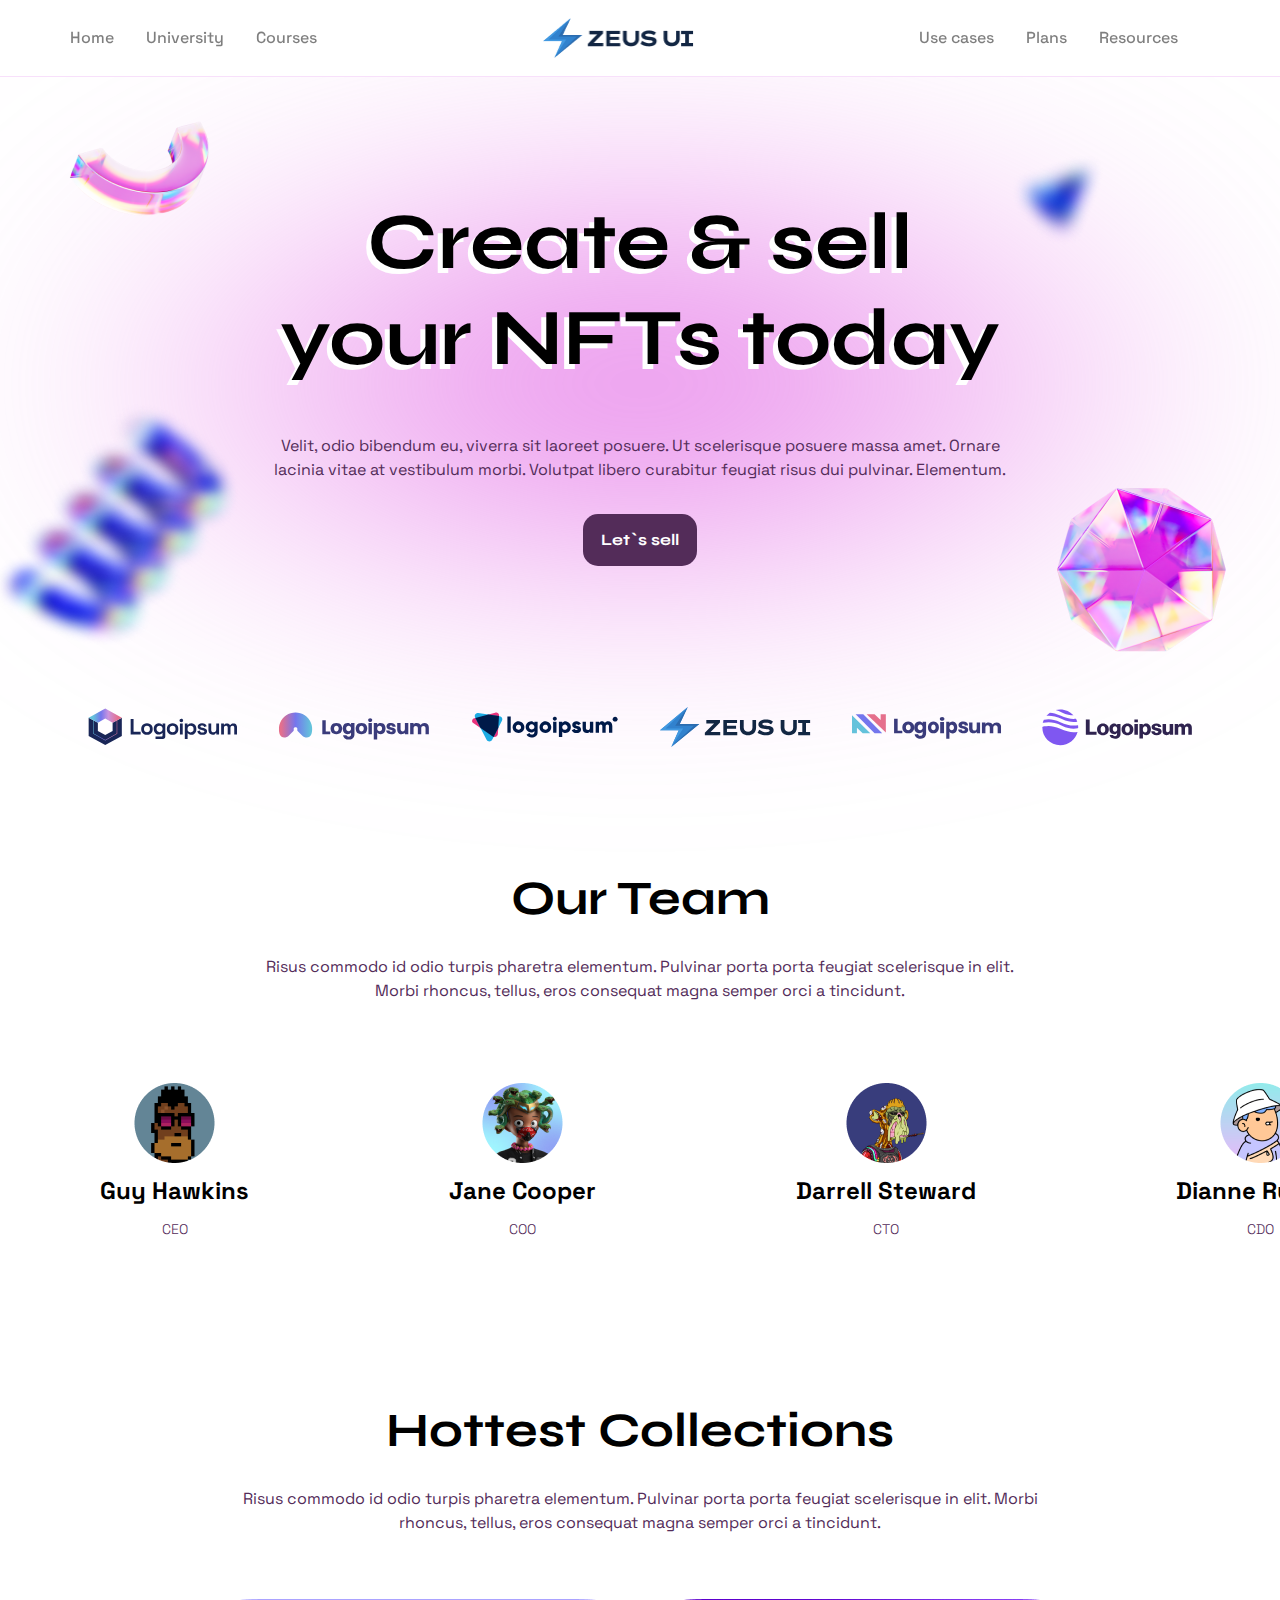
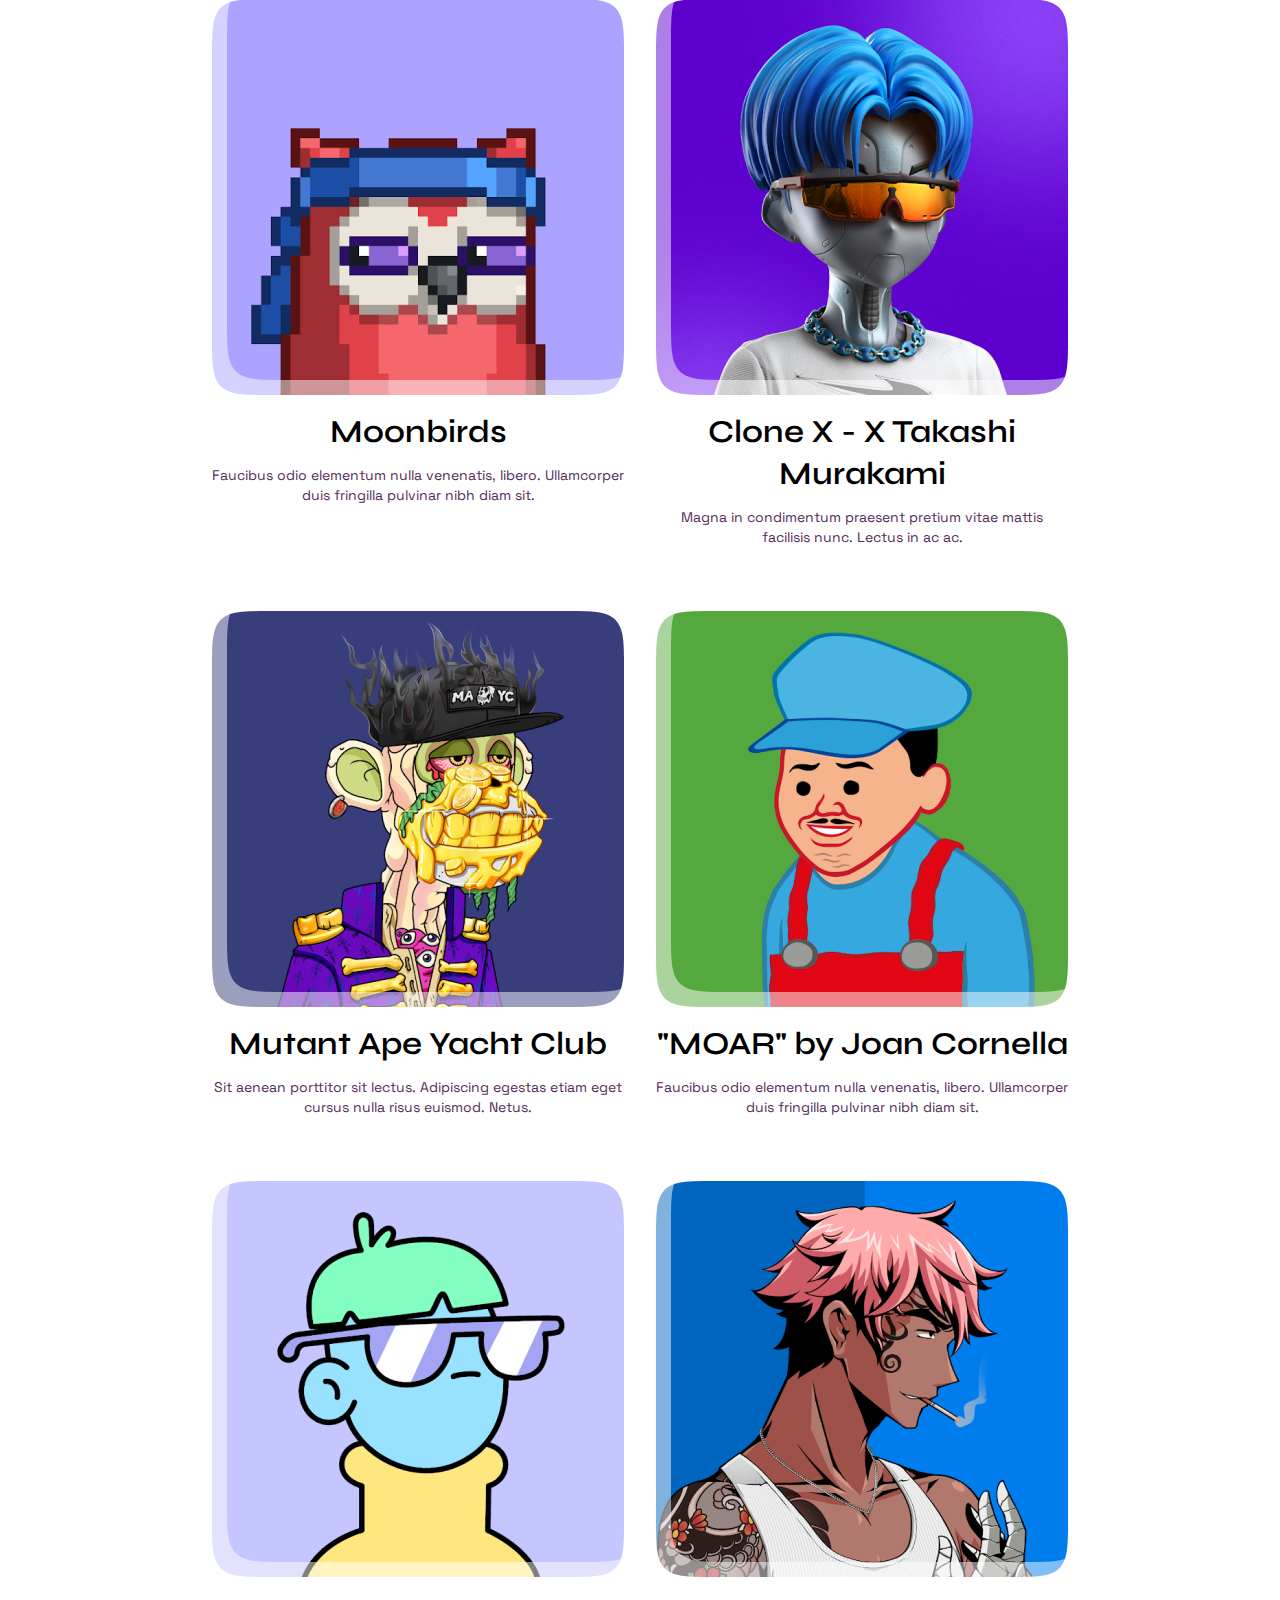
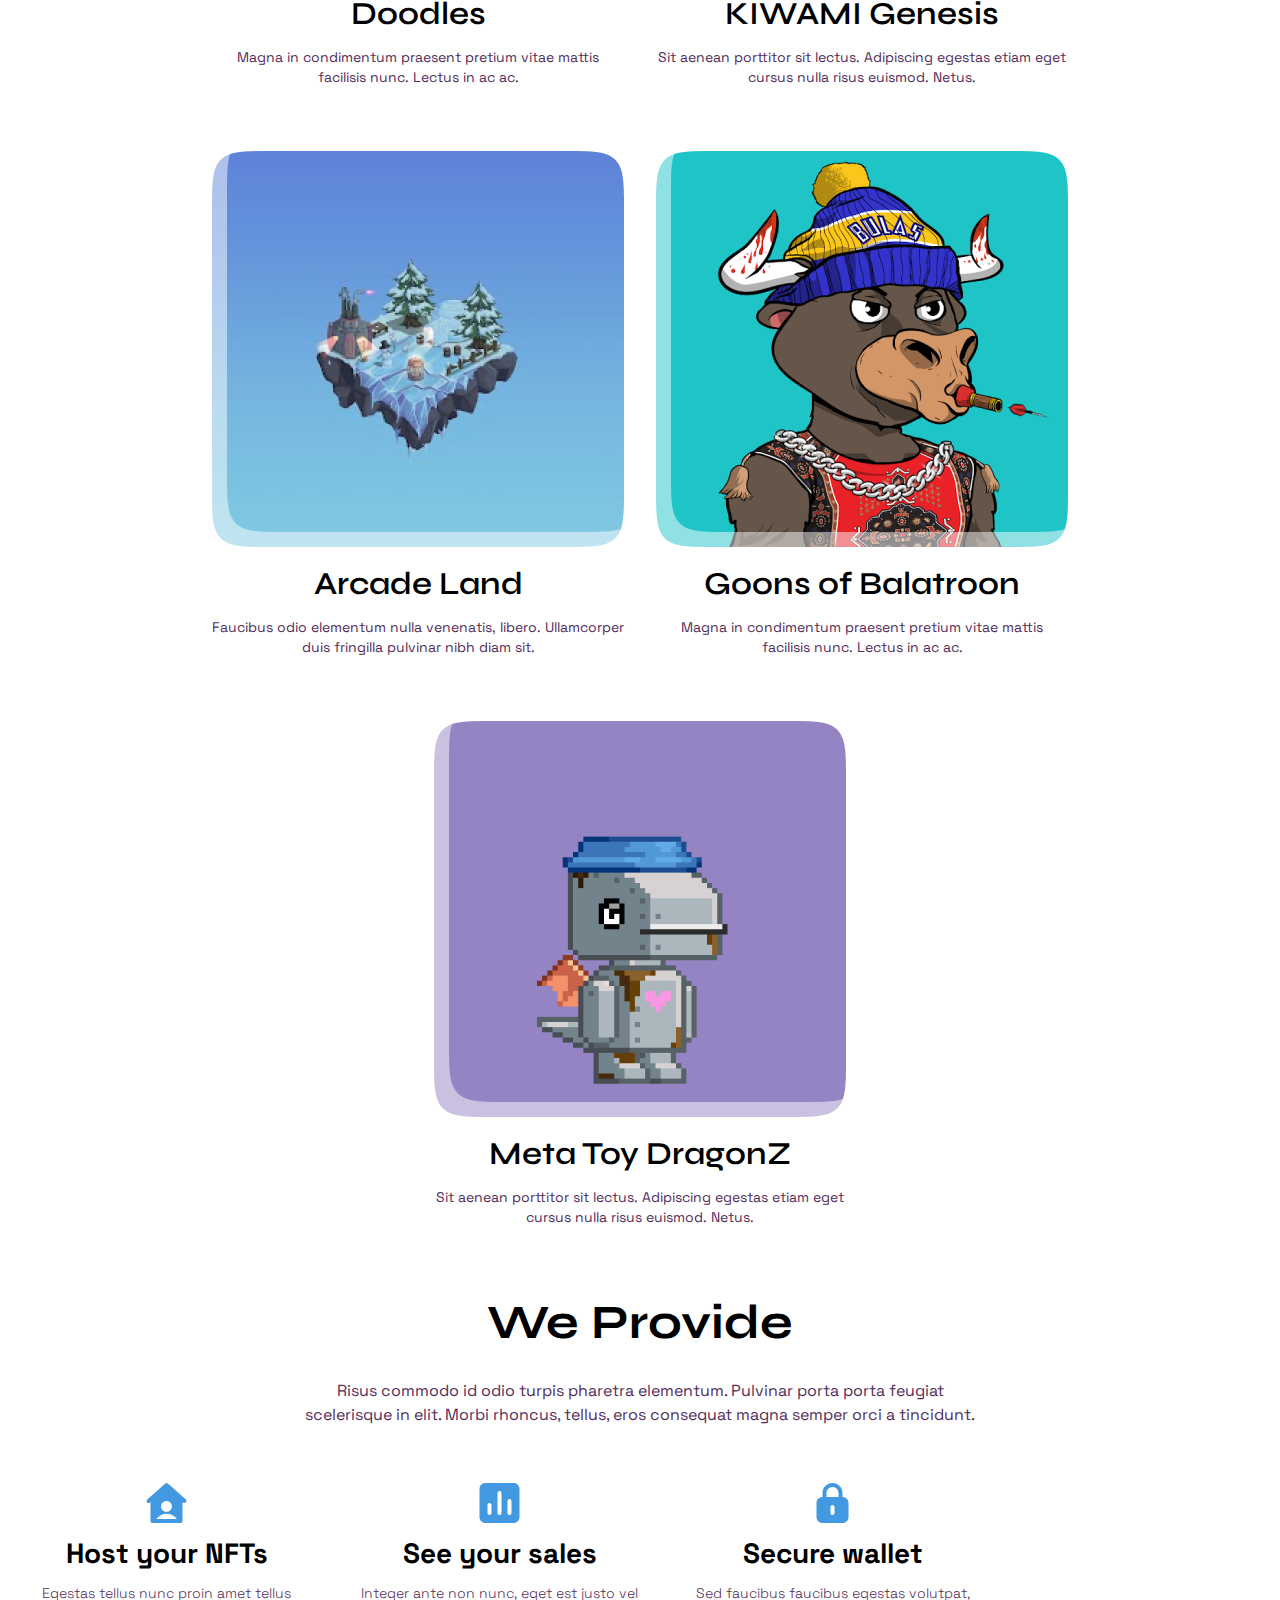
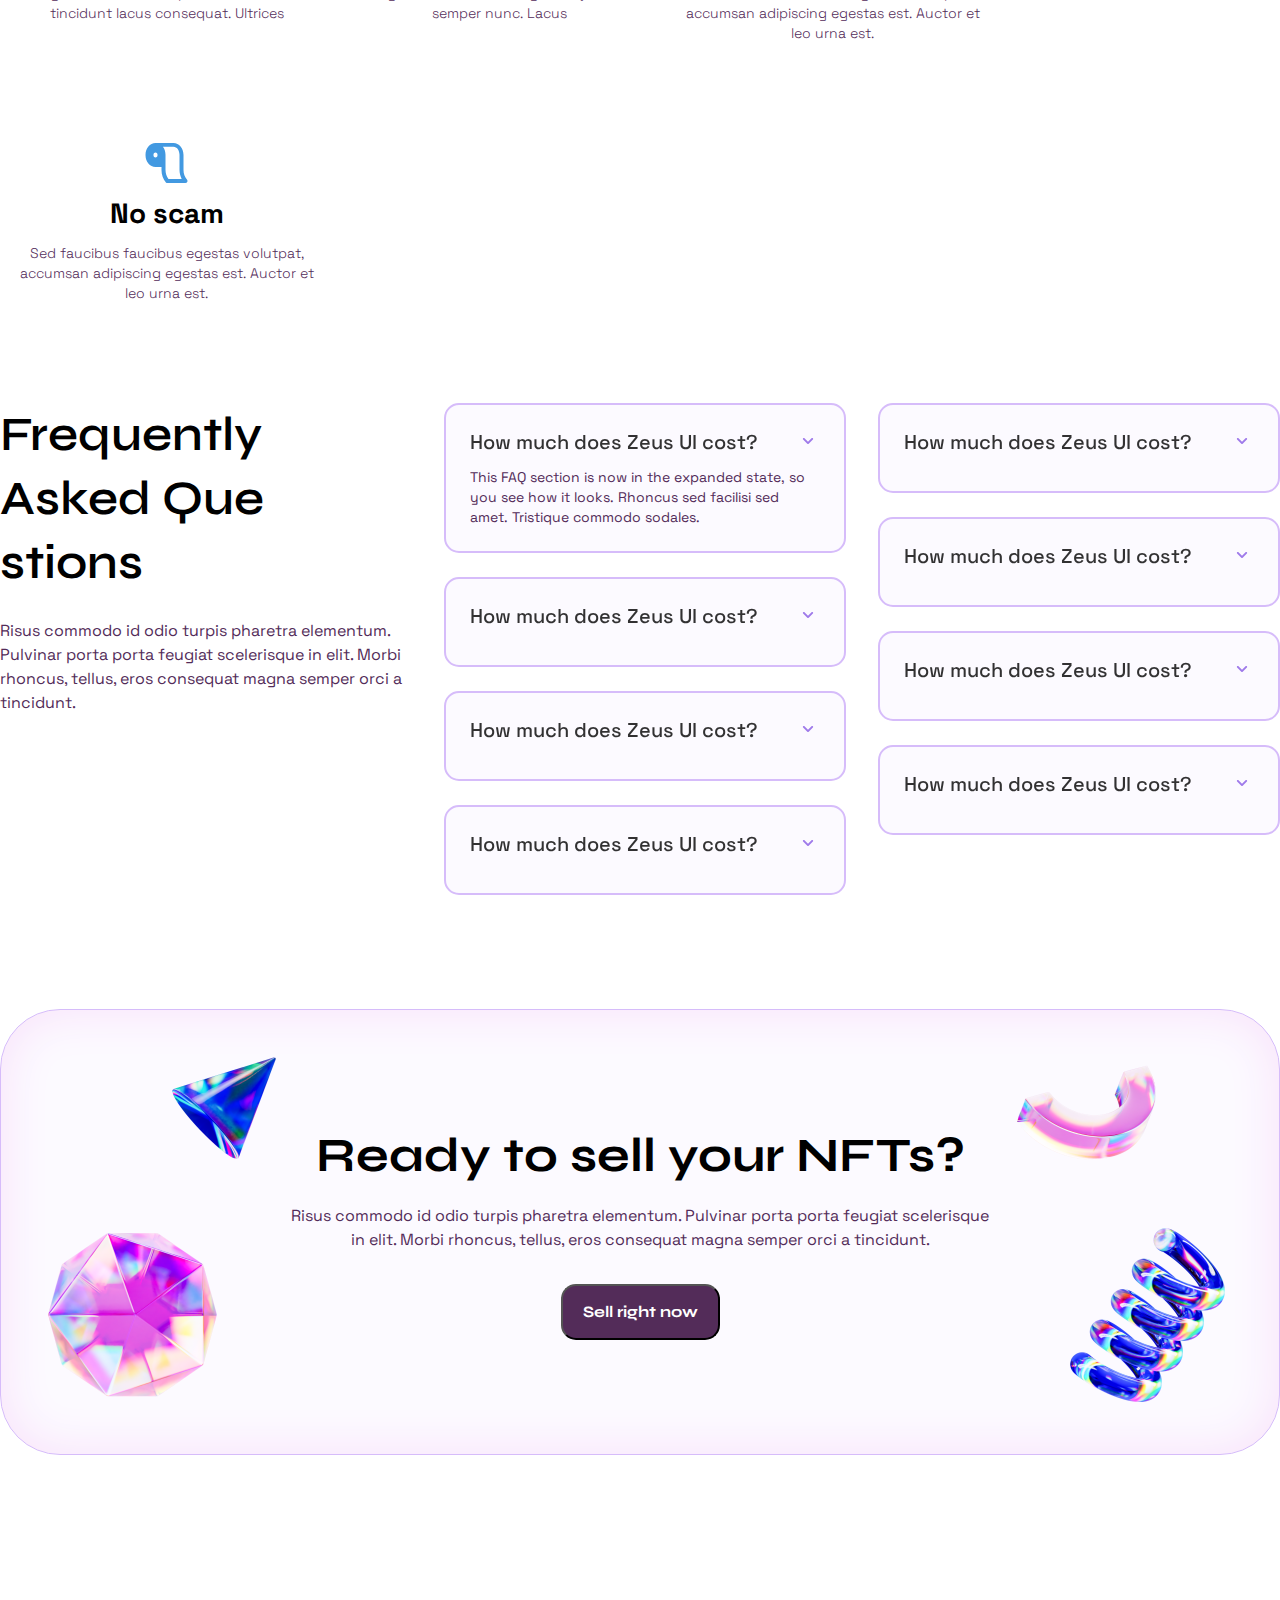
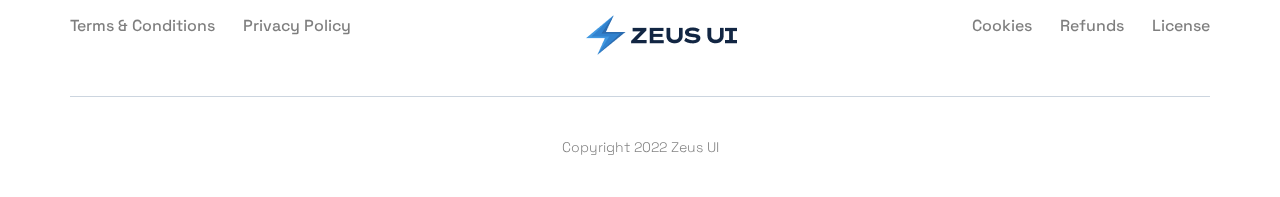
<file: index.html>
<!DOCTYPE html>
<html lang="en">

<head>

    <link rel="preconnect" href="https://fonts.googleapis.com">
    <link rel="preconnect" href="https://fonts.gstatic.com" crossorigin>
    <link href="https://fonts.googleapis.com/css2?family=Syne:wght@400;500;600;700;800&display=swap" rel="stylesheet">

    <link rel="preconnect" href="https://fonts.googleapis.com">
    <link rel="preconnect" href="https://fonts.gstatic.com" crossorigin>
    <link href="https://fonts.googleapis.com/css2?family=Space+Grotesk:wght@300;400;500;600;700&display=swap"
        rel="stylesheet">
    <meta charset="UTF-8">
    <meta http-equiv="X-UA-Compatible" content="IE=edge">
    <meta name="viewport" content="width=device-width, initial-scale=1.0">
    <title>Create & sell NFT</title>
    <link rel="stylesheet" href="style.css">
</head>

<body>
    <header>
        <div class="wrapper">
            <div class="menu__wrapper">
                <a href="#">Home</a>
                <a href="#">University</a>
                <a href="#">Courses</a>
            </div>
            <img src="img/Logo.png">
            <div class="menu__wrapper">
                <a href="#">Use cases</a>
                <a href="#">Plans</a>
                <a href="#">Resources</a>
            </div>
        </div>
    </header>

    <!-- section__sellNFt start -->

    <section class="section__sellNFt">
        <div class="sellNFt__bg"></div>
        <img class="sellNFt__img1" src="./img/section__sellNFt/1.png">
        <img class="sellNFt__img2" src="./img/section__sellNFt/2.png">
        <img class="sellNFt__img3" src="./img/section__sellNFt/3.png">
        <img class="sellNFt__img4" src="./img/section__sellNFt/4.png">
        <h1>Create & sell<br> your NFTs today</h1>
        <p>Velit, odio bibendum eu, viverra sit laoreet posuere. Ut scelerisque posuere massa amet. Ornare<br> lacinia
            vitae at vestibulum morbi. Volutpat libero curabitur feugiat risus dui pulvinar. Elementum.</p>
        <button>Let`s sell</button>
    </section>
    <!-- section__sellNFt end -->

      <!-- section__partners start -->
  <section class='section__partners'>
    <img src="/img/section__partners/1.svg" alt="">
    <img src="/img/section__partners/2.svg" alt="">
    <img src="/img/section__partners/3.svg" alt="">
    <img src="/img/section__partners/4.svg" alt="">
    <img src="/img/section__partners/5.svg" alt="">
    <img src="/img/section__partners/6.svg" alt="">
</section>
<!-- section__partners end -->

<!-- section__team start -->
<section class="section__team">
    <div class="nft__h2">Our Team</div>
    <div class="nft__h3">Risus commodo id odio turpis pharetra elementum. Pulvinar porta porta feugiat scelerisque
        in elit.<br> Morbi rhoncus, tellus, eros consequat magna semper orci a tincidunt. </div>

    <div class="wrapper">
        <div class="team__wrapper">
            <img src="./img/section__team/1.png">
            <p>Guy Hawkins</p>
            <span>CEO</span>
        </div>

        <div class="team__wrapper">
            <img src="./img/section__team/2.png">
            <p>Jane Cooper</p>
            <span>COO</span>
        </div>

        <div class="team__wrapper">
            <img src="./img/section__team/3.png">
            <p>Darrell Steward</p>
            <span>CTO</span>
        </div>

        <div class="team__wrapper">
            <img src="./img/section__team/4.png">
            <p>Dianne Russell</p>
            <span>CDO</span>
        </div>
    </div>
</section>
<!-- section__team end -->

<!-- section__collections start -->

<section class="section__collections">
    <div class="nft__h2">Hottest Collections</div>
    <div class="nft__h3">Risus commodo id odio turpis pharetra elementum. Pulvinar porta porta feugiat scelerisque
        in elit. Morbi<br> rhoncus, tellus, eros consequat magna semper orci a tincidunt. </div>

    <div class="wrapper">
        <div class="collection__wrapper">
            <img src="./img/section__collections/1.png" alt="">
            <p>Moonbirds</p>
            <span>Faucibus odio elementum nulla venenatis, libero. Ullamcorper duis fringilla pulvinar nibh diam
                sit.</span>
        </div>

        <div class="collection__wrapper">
            <img src="./img/section__collections/2.png" alt="">
            <p>Clone X - X Takashi Murakami
            </p>
            <span>Magna in condimentum praesent pretium vitae mattis facilisis nunc. Lectus in ac ac.</span>
        </div>

        <div class="collection__wrapper">
            <img src="./img/section__collections/3.png" alt="">
            <p>Mutant Ape Yacht Club</p>
            <span>Sit aenean porttitor sit lectus. Adipiscing egestas etiam eget cursus nulla risus euismod.
                Netus.</span>
        </div>

        <div class="collection__wrapper">
            <img src="./img/section__collections/4.png" alt="">
            <p>"MOAR" by Joan Cornella</p>
            <span>Faucibus odio elementum nulla venenatis, libero. Ullamcorper duis fringilla pulvinar nibh diam
                sit.</span>
        </div>

        <div class="collection__wrapper">
            <img src="./img/section__collections/5.png" alt="">
            <p>Doodles</p>
            <span>Magna in condimentum praesent pretium vitae mattis facilisis nunc. Lectus in ac ac.</span>
        </div>

        <div class="collection__wrapper">
            <img src="./img/section__collections/6.png" alt="">
            <p>KIWAMI Genesis</p>
            <span>Sit aenean porttitor sit lectus. Adipiscing egestas etiam eget cursus nulla risus euismod.
                Netus.</span>
        </div>

        <div class="collection__wrapper">
            <img src="./img/section__collections/7.png" alt="">
            <p>Arcade Land</p>
            <span>Faucibus odio elementum nulla venenatis, libero. Ullamcorper duis fringilla pulvinar nibh diam
                sit.</span>
        </div>

        <div class="collection__wrapper">
            <img src="./img/section__collections/8.png" alt="">
            <p>Goons of Balatroon</p>
            <span>Magna in condimentum praesent pretium vitae mattis facilisis nunc. Lectus in ac ac.</span>
        </div>

        <div class="collection__wrapper">
            <img src="./img/section__collections/9.png" alt="">
            <p>Meta Toy DragonZ</p>
            <span>Sit aenean porttitor sit lectus. Adipiscing egestas etiam eget cursus nulla risus euismod.
                Netus.</span>
        </div>
    </div>
</section>
<!-- section__collections end -->


<!-- section__provide start -->
<section class="section__provide">
    <div class="nft__h2">We Provide</div>
    <div class="nft__h3">Risus commodo id odio turpis pharetra elementum. Pulvinar porta porta feugiat<br>
        scelerisque in elit. Morbi rhoncus, tellus, eros consequat magna semper orci a tincidunt. </div>

    <div class="wrapper">
        <div class="provide__wrapper">
            <img src="img/section__provide/1.svg" alt="">
            <p>Host your NFTs</p>
            <span>Egestas tellus nunc proin amet tellus tincidunt lacus consequat. Ultrices </span>
        </div>

        <div class="provide__wrapper">
            <img src="img/section__provide/2.svg" alt="">
            <p>See your sales</p>
            <span>Integer ante non nunc, eget est justo vel semper nunc. Lacus </span>
        </div>

        <div class="provide__wrapper">
            <img src="img/section__provide/3.svg" alt="">
            <p>Secure wallet</p>
            <span>Sed faucibus faucibus egestas volutpat, accumsan adipiscing egestas est. Auctor et leo urna
                est.</span>
        </div>

        <div class="provide__wrapper">
            <img src="img/section__provide/4.svg" alt="">
            <p>No scam</p>
            <span>Sed faucibus faucibus egestas volutpat, accumsan adipiscing egestas est. Auctor et leo urna
                est.</span>
        </div>
    </div>
</section>

<!-- section__provide end -->

<!-- 
section__qanda start -->
<section class="section__qanda">

    <div class="text__wrapper">
        <h2>Frequently Asked Que stions</h2>
        <h3>Risus commodo id odio turpis pharetra elementum. Pulvinar porta porta feugiat scelerisque in elit. Morbi
            rhoncus, tellus, eros consequat magna semper orci a tincidunt. </h3>
    </div>
    <div class="wrapper1">
        <div class="qa__wrapper">
            <p>How much does Zeus UI cost?</p>
            <svg style="transition: 0.3s" id="btn" width="24" height="24" viewBox="0 0 24 24" fill="none"
                xmlns="http://www.w3.org/2000/svg">
                <path
                    d="M16.9 9.1999C16.5 8.7999 15.9 8.7999 15.5 9.1999L12 12.6999L8.49999 9.1999C8.09999 8.7999 7.49999 8.7999 7.09999 9.1999C6.69999 9.5999 6.69999 10.1999 7.09999 10.5999L11.3 14.7999C11.5 14.9999 11.7 15.0999 12 15.0999C12.3 15.0999 12.5 14.9999 12.7 14.7999L16.9 10.5999C17.3 10.1999 17.3 9.5999 16.9 9.1999Z"
                    fill="#9F7AEA" />
            </svg>
            <span class="span" style="max-height: 60px">This FAQ section is now in the expanded state, so you see
                how
                it
                looks. Rhoncus sed facilisi sed amet. Tristique commodo sodales.</span>
        </div>

        <div class="qa__wrapper">
            <p>How much does Zeus UI cost?</p>
            <svg style="transition: 0.3s" id="btn" width="24" height="24" viewBox="0 0 24 24" fill="none"
                xmlns="http://www.w3.org/2000/svg">
                <path
                    d="M16.9 9.1999C16.5 8.7999 15.9 8.7999 15.5 9.1999L12 12.6999L8.49999 9.1999C8.09999 8.7999 7.49999 8.7999 7.09999 9.1999C6.69999 9.5999 6.69999 10.1999 7.09999 10.5999L11.3 14.7999C11.5 14.9999 11.7 15.0999 12 15.0999C12.3 15.0999 12.5 14.9999 12.7 14.7999L16.9 10.5999C17.3 10.1999 17.3 9.5999 16.9 9.1999Z"
                    fill="#9F7AEA" />
            </svg>
            <span class="span" style="max-height: 0">This FAQ section is now in the expanded state, so you see how
                it
                looks. Rhoncus sed facilisi sed amet. Tristique commodo sodales.</span>
        </div>

        <div class="qa__wrapper">
            <p>How much does Zeus UI cost?</p>
            <svg style="transition: 0.3s" id="btn" width="24" height="24" viewBox="0 0 24 24" fill="none"
                xmlns="http://www.w3.org/2000/svg">
                <path
                    d="M16.9 9.1999C16.5 8.7999 15.9 8.7999 15.5 9.1999L12 12.6999L8.49999 9.1999C8.09999 8.7999 7.49999 8.7999 7.09999 9.1999C6.69999 9.5999 6.69999 10.1999 7.09999 10.5999L11.3 14.7999C11.5 14.9999 11.7 15.0999 12 15.0999C12.3 15.0999 12.5 14.9999 12.7 14.7999L16.9 10.5999C17.3 10.1999 17.3 9.5999 16.9 9.1999Z"
                    fill="#9F7AEA" />
            </svg>
            <span class="span" style="max-height: 0">This FAQ section is now in the expanded state, so you see how
                it
                looks. Rhoncus sed facilisi sed amet. Tristique commodo sodales.</span>
        </div>

        <div class="qa__wrapper">
            <p>How much does Zeus UI cost?</p>
            <svg style="transition: 0.3s" id="btn" width="24" height="24" viewBox="0 0 24 24" fill="none"
                xmlns="http://www.w3.org/2000/svg">
                <path
                    d="M16.9 9.1999C16.5 8.7999 15.9 8.7999 15.5 9.1999L12 12.6999L8.49999 9.1999C8.09999 8.7999 7.49999 8.7999 7.09999 9.1999C6.69999 9.5999 6.69999 10.1999 7.09999 10.5999L11.3 14.7999C11.5 14.9999 11.7 15.0999 12 15.0999C12.3 15.0999 12.5 14.9999 12.7 14.7999L16.9 10.5999C17.3 10.1999 17.3 9.5999 16.9 9.1999Z"
                    fill="#9F7AEA" />
            </svg>
            <span class="span" style="max-height: 0">This FAQ section is now in the expanded state, so you see how
                it
                looks. Rhoncus sed facilisi sed amet. Tristique commodo sodales.</span>
        </div>
    </div>

    <div class="wrapper2">

        <div class="qa__wrapper">
            <p>How much does Zeus UI cost?</p>
            <svg style="transition: 0.3s" id="btn" width="24" height="24" viewBox="0 0 24 24" fill="none"
                xmlns="http://www.w3.org/2000/svg">
                <path
                    d="M16.9 9.1999C16.5 8.7999 15.9 8.7999 15.5 9.1999L12 12.6999L8.49999 9.1999C8.09999 8.7999 7.49999 8.7999 7.09999 9.1999C6.69999 9.5999 6.69999 10.1999 7.09999 10.5999L11.3 14.7999C11.5 14.9999 11.7 15.0999 12 15.0999C12.3 15.0999 12.5 14.9999 12.7 14.7999L16.9 10.5999C17.3 10.1999 17.3 9.5999 16.9 9.1999Z"
                    fill="#9F7AEA" />
            </svg>
            <span class="span" style="max-height: 0">This FAQ section is now in the expanded state, so you see how
                it
                looks. Rhoncus sed facilisi sed amet. Tristique commodo sodales.</span>
        </div>

        <div class="qa__wrapper">
            <p>How much does Zeus UI cost?</p>
            <svg style="transition: 0.3s" id="btn" width="24" height="24" viewBox="0 0 24 24" fill="none"
                xmlns="http://www.w3.org/2000/svg">
                <path
                    d="M16.9 9.1999C16.5 8.7999 15.9 8.7999 15.5 9.1999L12 12.6999L8.49999 9.1999C8.09999 8.7999 7.49999 8.7999 7.09999 9.1999C6.69999 9.5999 6.69999 10.1999 7.09999 10.5999L11.3 14.7999C11.5 14.9999 11.7 15.0999 12 15.0999C12.3 15.0999 12.5 14.9999 12.7 14.7999L16.9 10.5999C17.3 10.1999 17.3 9.5999 16.9 9.1999Z"
                    fill="#9F7AEA" />
            </svg>
            <span class="span" style="max-height: 0">This FAQ section is now in the expanded state, so you see how
                it
                looks. Rhoncus sed facilisi sed amet. Tristique commodo sodales.</span>
        </div>

        <div class="qa__wrapper">
            <p>How much does Zeus UI cost?</p>
            <svg style="transition: 0.3s" id="btn" width="24" height="24" viewBox="0 0 24 24" fill="none"
                xmlns="http://www.w3.org/2000/svg">
                <path
                    d="M16.9 9.1999C16.5 8.7999 15.9 8.7999 15.5 9.1999L12 12.6999L8.49999 9.1999C8.09999 8.7999 7.49999 8.7999 7.09999 9.1999C6.69999 9.5999 6.69999 10.1999 7.09999 10.5999L11.3 14.7999C11.5 14.9999 11.7 15.0999 12 15.0999C12.3 15.0999 12.5 14.9999 12.7 14.7999L16.9 10.5999C17.3 10.1999 17.3 9.5999 16.9 9.1999Z"
                    fill="#9F7AEA" />
            </svg>
            <span class="span" style="max-height: 0">This FAQ section is now in the expanded state, so you see how
                it
                looks. Rhoncus sed facilisi sed amet. Tristique commodo sodales.</span>
        </div>

        <div class="qa__wrapper">
            <p>How much does Zeus UI cost?</p>
            <svg style="transition: 0.3s" id="btn" width="24" height="24" viewBox="0 0 24 24" fill="none"
                xmlns="http://www.w3.org/2000/svg">
                <path
                    d="M16.9 9.1999C16.5 8.7999 15.9 8.7999 15.5 9.1999L12 12.6999L8.49999 9.1999C8.09999 8.7999 7.49999 8.7999 7.09999 9.1999C6.69999 9.5999 6.69999 10.1999 7.09999 10.5999L11.3 14.7999C11.5 14.9999 11.7 15.0999 12 15.0999C12.3 15.0999 12.5 14.9999 12.7 14.7999L16.9 10.5999C17.3 10.1999 17.3 9.5999 16.9 9.1999Z"
                    fill="#9F7AEA" />
            </svg>
            <span class="span" style="max-height: 0">This FAQ section is now in the expanded state, so you see how
                it
                looks. Rhoncus sed facilisi sed amet. Tristique commodo sodales.</span>
        </div>
    </div>
</section>

<script>
    let qa__wrapper = document.querySelectorAll('.qa__wrapper')

    qa__wrapper.forEach(el => {
        el.addEventListener('click', () => {

            let span = el.childNodes[5]
            let btn = el.childNodes[3]
            let qa__wrapper = el
            console.log(el.childNodes)

            if (span.style.maxHeight === `0px`) {
                span.style.maxHeight = span.scrollHeight + 'px';
                qa__wrapper.style.background = '#fff'
                btn.style.transform = 'rotate(180deg)'
            } else {
                span.style.maxHeight = 0
                qa__wrapper.style.background = '#FCFAFF'
                btn.style.transform = 'rotate(0deg)'
            }
        })
    })
</script>

<!-- section__qanda end -->


<!-- section__ready start  -->
<section class="section__ready">
    <div class="ready__wrapper">
        <img src="./img/section__ready/left.png" alt="">
        <img src="./img/section__ready/right.png" alt="">
        <h2>Ready to sell your NFTs?</h2>
        <h3>Risus commodo id odio turpis pharetra elementum. Pulvinar porta porta feugiat scelerisque<br> in elit.
            Morbi rhoncus, tellus, eros consequat magna semper orci a tincidunt. </h3>
        <button>Sell right now</button>
    </div>
</section>
<!-- section__ready end -->

<!-- footer start -->
<footer>
    <div class="top">
        <div class="a__wrapper">
            <a href="#">Terms & Conditions</a>
            <a href="# ">Privacy Policy </a>
        </div>
        <img src="./img/Logo.png" alt="">
        <div class="a__wrapper">
            <a href="#">Cookies</a>
            <a href="#">Refunds</a>
            <a href="#">License </a>
        </div>
    </div>
    <div class="bottom">
        Copyright 2022 Zeus UI
    </div>
</footer>
<!-- footer end -->

  
</body>

</html>
</file>
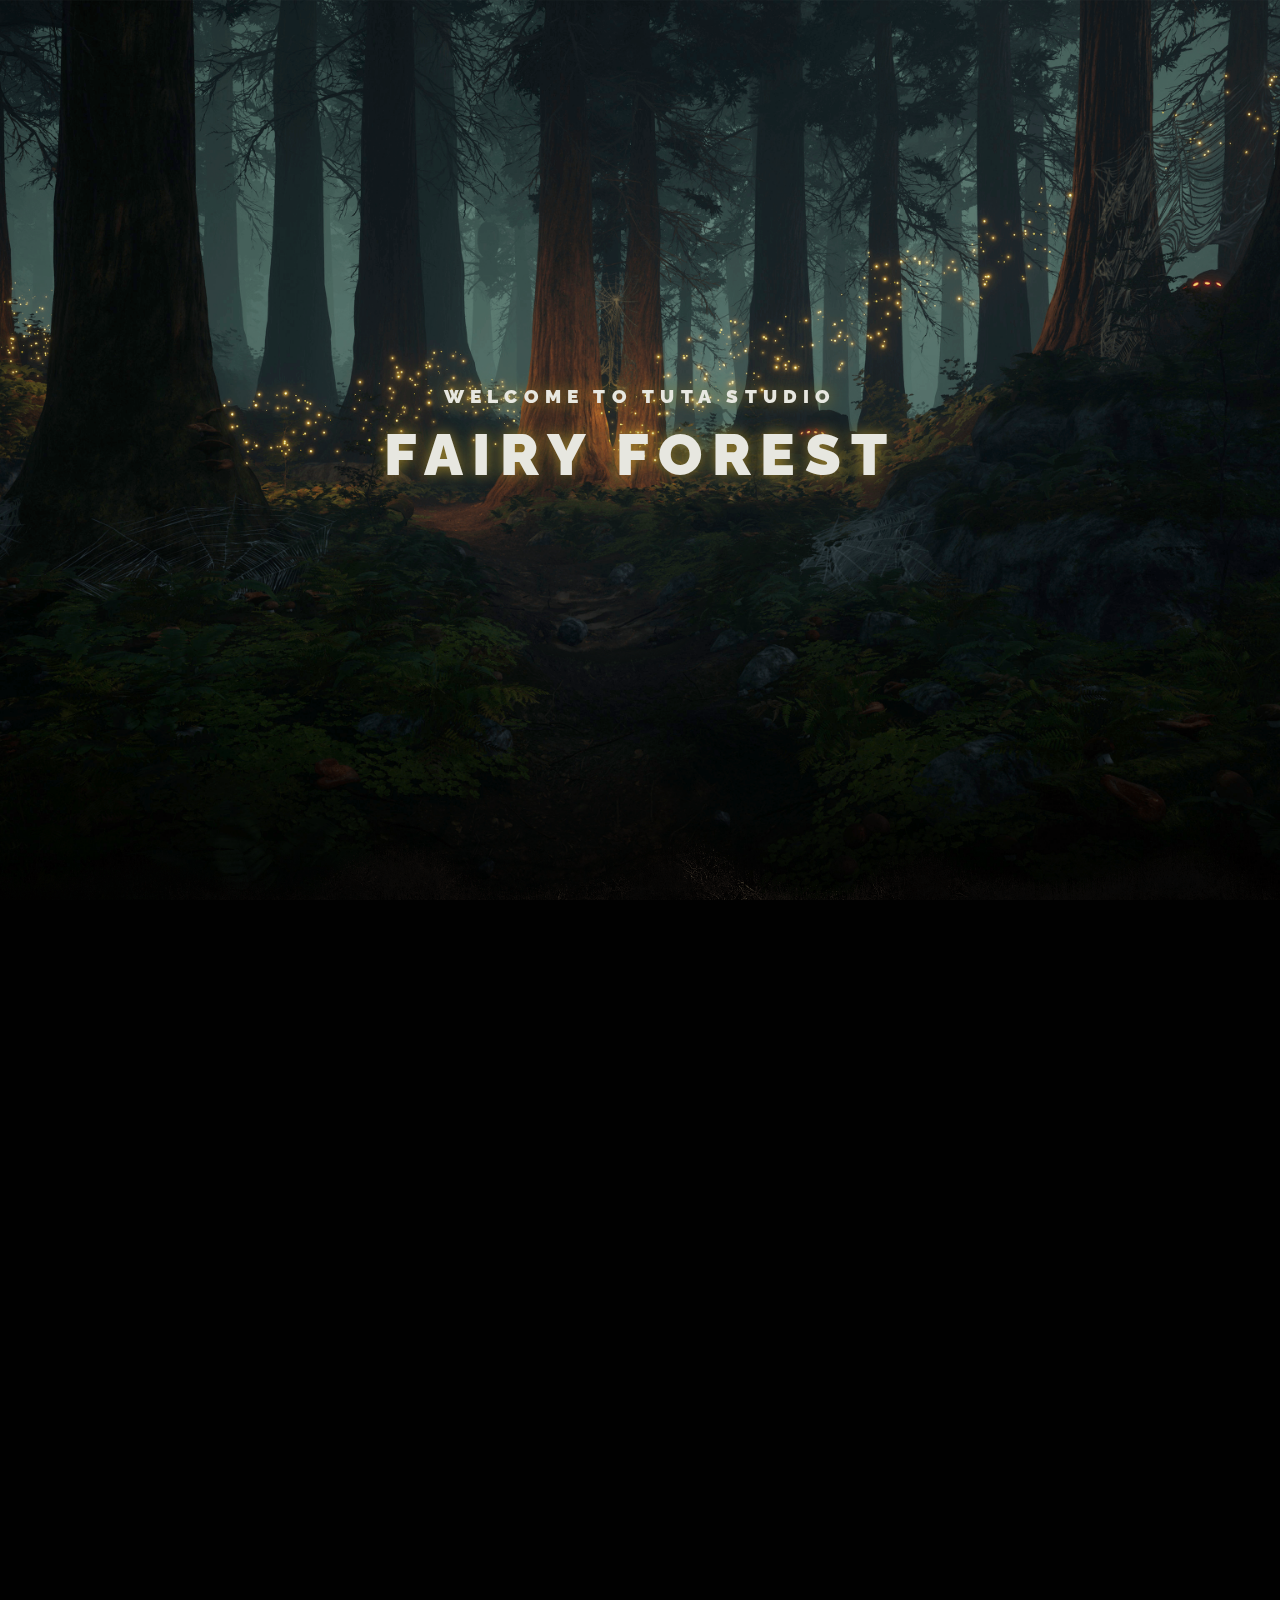
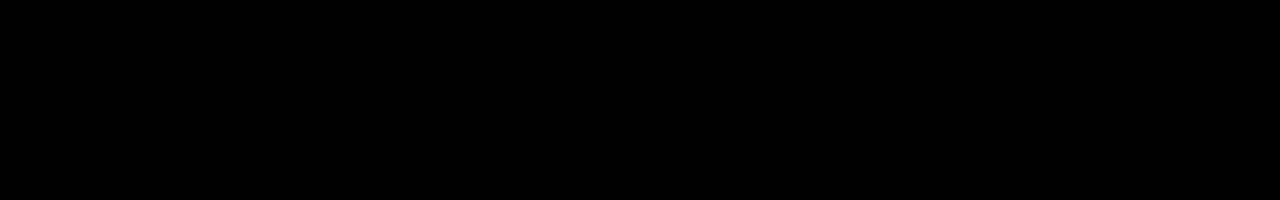
<file: анимация скролла/ready-html/index.html>
<!DOCTYPE html>
<html lang="en">
<head>

	<meta charset="UTF-8">
	<meta http-equiv="X-UA-Compatible" content="IE=edge">
	<meta name="viewport" content="width=device-width, initial-scale=1.0">

	<title>Document</title>

	<link rel="stylesheet" href="css/main.css">

	<script src="libs/gsap/gsap.min.js" defer></script>
	<script src="libs/gsap/ScrollTrigger.min.js" defer></script>
	<script src="libs/gsap/ScrollSmoother.min.js" defer></script>

	<script src="js/app.js" defer></script>

</head>
<body>

	<div class="wrapper">
		<div class="content">

			<header class="main-header">
				<div class="layers">
					<div class="layer__header">
						<div class="layers__caption">Welcome to Tuta studio</div>
						<div class="layers__title">Fairy Forest</div>
					</div>
					<div class="layer layers__base" style="background-image: url(img/layer-base.png);"></div>
					<div class="layer layers__middle" style="background-image: url(img/layer-middle.png);"></div>
					<div class="layer layers__front" style="background-image: url(img/layer-front.png);"></div>
				</div>
			</header>
		
			<article class="main-article" style="background-image: url(img/dungeon.jpg);">
				<div class="main-article__content">
					<h2 class="main-article__header">To be continued</h2>
					<p class="main-article__paragraph">Lorem ipsum dolor sit, amet consectetur adipisicing elit. Omnis error provident dignissimos facere. Repellendus tempore autem qui! Quia magnam tempora esse id necessitatibus corrupti mollitia expedita sapiente cum rerum, ut dicta laboriosam!</p>
				</div>
				<div class="copy">Vova Tuta</div>
			</article>

		</div>
	</div>

</body>
</html>
</file>
<file: style.css>
body {
    margin: 0px;
    font-family: 'Space Grotesk', sans-serif;
}

*, *::after, *::before {
    box-sizing: border-box;
}

.nft__h2 {
    font-family: 'Syne';
    font-weight: 700;
    font-size: 48px;
    line-height: 64px;
    text-align: center;
    color: #000000;
    margin-bottom: 24px;
}

.nft__h3 {
    font-family: 'Space Grotesk';
    font-weight: 400;
    font-size: 16px;
    line-height: 24px;
    text-align: center;
    color: #532C59;
    margin: 0;
}

/* header */

header {
    width: 100%;
    background-color: #ffff;
    border-bottom: 1px solid #F8E0FB;
    
}

header .wrapper {
    height: 76px;
    display: flex;
    justify-content: space-between;
    align-items: center;
    max-width: 1440px;
    padding: 0px 70px;
    margin: 0 auto;
}

header img {
    width: 151px;
    height: 40px;
    margin-right: 32px;
    /* margin: 18px auto; */
}

.menu__wrapper {
    display: flex;
}

.menu__wrapper a{
    font-weight: 500;
    font-size: 16px;
    line-height: 20px;
    color: #000000;
    text-decoration: none;
    display: flex;
    margin-right: 32px;
    white-space: nowrap;
    opacity: 0.5;
}

/* section__sellNFt */


.section__sellNFt {
    display: flex;
    flex-flow: column;
    position: relative;
    max-width: 1440px;
    margin: 0 auto;
}


.section__sellNFt h1 {
    font-family: 'Syne';
    text-align: center;
    font-weight: 700;
    font-size: 80px;
    line-height: 96px;
    color: #000000;
    text-shadow: -5px 5px 0px #FFFFFF;
    padding-top: 117px;
    margin: 0 auto;
}

.section__sellNFt p  {
    font-weight: 400;
    font-size: 16px;
    line-height: 24px;
    text-align: center;
    color: #532C59;
    padding-top: 32px; 
    margin-bottom: 32px;
}

.section__sellNFt button {
    display: flex;
    justify-content: center;
    align-items: center;
    width: 114px;
    padding: 16px 20px;
    background: #532C59;
    border-radius: 15px;
    margin: 0 auto;
    color: #FFFFFF;
    font-family: 'Syne';
    font-weight: 700;
    font-size: 16px;
    line-height: 20px;
    white-space: nowrap;
    cursor: pointer;
    border: none;
    outline: none;
}

.sellNFt__bg {
    position: absolute;
    max-width: 1440px;
    width: 100%;
    height: 499px;
    left: 0px;
    top: 57px;
    background: pink;
    background: radial-gradient(50% 50% at 50% 50%, #E36CE6 0%, rgba(255, 255, 255, 0) 100%);
    opacity: 1;
    filter: blur(116px);
    z-index: -1;
}


.section__sellNFt img {
    position: absolute;
}

.sellNFt__img1 {
    width: 173px;
    height: 174px;
    top: 5px;
    left: 53px;
}

.sellNFt__img2 {
    width: 111px;
    height: 112px;
    top: 67px;
    right: 167px
}

.sellNFt__img3 {
    width: 299px;
    height: 300px;
    left: -16px;
    top: 298px;
}

.sellNFt__img4 {
    width: 211px;
    height: 211px;
    right: 33px;
    top: 387px; 
}

/* section__partners */

.section__partners {
    display: flex;
    justify-content: center;
    padding: 40px 0px;
    margin: 0 auto;
    margin-top: 101px;
    max-width: 1440px;
    
}

.section__partners img {
    margin-right: 40px;
}

.section__partners img:last-child {
    margin-right: 0px;
}


/* section__team */

.section__team {
    display: flex;
    flex-flow: column;
    margin-top: 80px;
}


.section__team .wrapper {
    display: flex;
    justify-content: space-between;
    max-width: 1440px;
    margin: 0 auto;
    padding-bottom: 160px;
    padding-top: 80px;
}

.team__wrapper {
    display: flex;
    flex-flow: column;
    align-items: center;
    margin: 0px 100px
}

.team__wrapper p {
    font-family: 'Space Grotesk';
    font-weight: 700;
    font-size: 24px;
    line-height: 32px;
    text-align: center;
    color: #000000;
    margin-top: 12px;
    margin-bottom: 12px;
    white-space: nowrap;
}


.team__wrapper span {
    font-family: 'Space Grotesk';
    font-weight: 300;
    font-size: 14px;
    line-height: 20px;
    text-align: center;
    color: #532C59;
}


/* section__collections */

.section__collections {
    display:  flex;
    flex-flow: column;
    margin: 0 auto;
    max-width: 1440px;
}

.section__collections .wrapper {
    display: flex;
    flex-flow: row wrap;
    justify-content: center;
    padding-top: 64px;
}

.collection__wrapper {
    display: flex;
    flex-flow: column;
    align-items: center;
    max-width: 412px;
    margin: 0 16px;
    margin-bottom: 64px
}


.collection__wrapper p{
    font-family: 'Syne';
    font-weight: 600;
    font-size: 32px;
    line-height: 42px;
    text-align: center;
    color: #000000;
    margin: 0;
    padding-bottom: 12px;
    margin-top: 16px;
}

.collection__wrapper span {
    font-family: 'Space Grotesk';
    font-weight: 400;
    font-size: 14px;
    line-height: 20px;
    text-align: center;
    color: #532C59;
}

/* section__provide */

.section__provide {
    display: flex;
    flex-flow: column;
    
}

.section__provide .wrapper{
    display: flex;
    flex-flow: row wrap;
    padding-top: 56px;
    margin: 0 auto;
}

.provide__wrapper {
     width: 301px;
     margin: 0 16px;
     display: flex;
     flex-flow: column;
     align-items: center;
     padding-bottom: 100px;
}

.provide__wrapper p {
    font-family: 'Space Grotesk';
    font-weight: 700;
    font-size: 28px;
    line-height: 36px;
    text-align: center;
    color: #000000;
    margin: 12px 0;
}

.provide__wrapper span {
    font-family: 'Space Grotesk';
    font-weight: 300;
    font-size: 14px;
    line-height: 20px;
    text-align: center;
    color: #532C59;
}


/* section__qanda */

.section__qanda {
    display: flex;
    justify-content: center;
    max-width: 1440px;
    margin: 0 auto;
}

.section__qanda .text__wrapper {
    display: flex;
    flex-flow: column;
    margin-right: 32px;
    max-width: 412px;
}

.section__qanda .wrapper1 {
    margin-right: 32px
}

.section__qanda .wrapper2 {

}

.section__qanda h2{
    font-family: 'Syne';
    font-weight: 600;
    font-size: 48px;
    line-height: 64px;
    color: #000000;
    margin-bottom: 24px;
    margin-top: 0px;
}

.section__qanda h3 {
    font-family: 'Space Grotesk';
    font-weight: 400;
    font-size: 16px;
    line-height: 24px;
    color: #532C59;
    margin: 0;
    
}

.qa__wrapper {
    display: flex;
    flex-flow: column;
    padding: 24px;
    border: 2px solid #D6BCFA;
    border-radius: 15px;
    background: #FCFAFF;
    position: relative;
    max-width: 412px;
    height: fit-content;
    margin-bottom: 24px;
    cursor: pointer;
}

.qa__wrapper p{
    font-family: 'Space Grotesk';
    font-weight: 500;
    font-size: 20px;
    line-height: 26px;
    color: #000000;
    opacity: 0.8; 
    margin: 0;
    padding-bottom: 12px;
}

.qa__wrapper span {
    display: flex;
    font-family: 'Space Grotesk';
    font-style: normal;
    font-weight: 400;
    font-size: 14px;
    line-height: 20px;
    color: #532C59;
    overflow: hidden;
    transition: 0.3s;
}

.qa__wrapper svg {
    position: absolute;
    right: 24px;
    top: 24px;
    cursor: pointer;
}

/* section__ready */

.section__ready {
    display: flex;
    justify-content: center;
    margin: 0 auto;
    max-width: 1440px;
    margin-top: 90px;
    margin-bottom: 160px;
}

.ready__wrapper {
    background: #FCFAFF;
    border: 1px solid #D6BCFA;
    box-shadow: inset 0px 0px 50px #F8E0FA;
    border-radius: 60px;

    display: flex;
    flex-flow: column;
    justify-content: center;
    align-items: center;

    width: 1300px;
    height: 446px;

    position: relative;
    
}

.ready__wrapper h2 {
    font-family: 'Syne';
    font-style: normal;
    font-weight: 700;
    font-size: 48px;
    line-height: 64px;
    text-align: center;
    color: #000000;
    margin-top: 0px;
    margin-bottom: 16px;
}

.ready__wrapper h3 {
    font-family: 'Space Grotesk';
    font-style: normal;
    font-weight: 400;
    font-size: 16px;
    line-height: 24px;
    text-align: center;
    color: #532C59;
    margin-top: 0px;
    margin-bottom: 32px;
}

.ready__wrapper button {
    font-family: 'Syne';
    font-style: normal;
    font-weight: 700;
    font-size: 16px;
    line-height: 20px;
    color: #FFFFFF;
    background: #532C59;
    border-radius: 15px;
    outline: none;
    padding: 16px 20px;
}

.ready__wrapper img {
    position: absolute;
}

.ready__wrapper img:first-child {
    left: 0
}

.ready__wrapper img:nth-child(2) {
    right: 0;
}


/* footer */

footer {
    max-width: 1440px;
    margin: 0 auto;
    display: flex;
    flex-flow: column;
    padding-right: 70px;
    padding-left: 70px;
}

footer .top {
    display: flex;
    justify-content: space-between;
    padding-bottom: 41px;
    border-bottom: 1px solid #CCD5DF;
}

footer .top a {
    font-family: 'Space Grotesk';
    font-style: normal;
    font-weight: 500;
    font-size: 16px;
    line-height: 20px;
    color: #000000;
    opacity: 0.5;
    text-decoration: none;
    margin-right: 24px;
}

footer .top .a__wrapper a:last-child {
    margin-right: 0px;
}

footer .bottom {
    font-family: 'Space Grotesk';
    font-style: normal;
    font-weight: 300;
    font-size: 14px;
    line-height: 20px;
    text-align: center;
    color: #000000;
    opacity: 0.5;
    padding-top: 40px;
    padding-bottom: 40px;
}

@media (max-width: 1170px) {
    .sellNFt__img3 {
        top: 360px;
    }
    
}

@media (max-width: 1000px) {
    header .wrapper a{
        display: none;
    }

    .sellNFt__img2 {
        top: -5px;
        right: 40px;
    }

}

@media (max-width: 720px) {
    .section__sellNFt h1 {
        font-size: 36px;
        line-height: 56px;
    }

    .section__sellNFt p {
        padding-top: 16px;
        margin-bottom: 24px;
    }

    .section__sellNFt p br {
        display: none;
    }

    .section__sellNFt {
        padding: 0px 50px;
    }

    .sellNFt__img1 {
        top: 148px;
        left: -110px;
    }

    .sellNFt__img2 {
        right: 2px;
        top: -5px
    }

    .sellNFt__img4 {
        width: 105px;
        height: auto;
        right: -50px;
        top: 363px;
    }

    .sellNFt__img3 {
        width: 122px;
        height: auto;
        left: -44px;
        top: 398px;
    }
    
}
</file>
<file: анимация скролла/ready-html/css/main.css>
* {
	margin: 0;
	padding: 0;
	box-sizing: border-box;
}
:root {
	--index: calc(1vw + 1vh);
	--text: #e7e7e0;
	--transition: transform .75s cubic-bezier(.075, .5, 0, 1);
}
@font-face {
	font-family: raleway_f;
	src: url(../fonts/raleway-regular.woff2);
}
@font-face {
	font-family: raleway_f;
	src: url(../fonts/raleway-black.woff2);
	font-weight: 900;
}
body {
	background-color: #010101;
	font-family: raleway_f, sans-serif;
	line-height: 1.55;
}
.main-header {
	position: relative;
}
.main-header::after {
	content: '';
	position: absolute;
	z-index: 100;
	width: 100%;
	height: calc(var(--index) * 10);
	background-image: url(../img/ground.png);
	background-size: cover;
	background-repeat: no-repeat;
	background-position: center;
	bottom: calc(var(--index) * -4.5);
}
.layers {
	height: 100vh;
	display: flex;
	align-items: center;
	justify-content: center;
	text-align: center;
	overflow: hidden;
	position: relative;
}
.layer {
	height: 100%;
	width: 100%;
	position: absolute;
	background-size: cover;
	background-position: center;
	will-change: transform;
	z-index: 2;
	transition: var(--transition);
}
.layers__base {
	transform: translate3d(0, calc(var(--scrollTop) / 1.6), 0);
	z-index: 0;
}
.layers__middle {
	transform: translate3d(0, calc(var(--scrollTop) / 2.5), 0);
}
.layers__front {
	transform: translate3d(0, calc(var(--scrollTop) / 5.7), 0);
}
.layer__header {
	z-index: 1;
	transform: translate3d(0, calc(var(--scrollTop) / 2), 0);
	transition: var(--transition);
	will-change: transform;
	text-transform: uppercase;
	font-weight: 900;
	color: var(--text);
	text-shadow: 0 0 15px #9d822b;
}
.layers__title {
	font-size: calc(var(--index) * 2.65);
	letter-spacing: calc(var(--index) / 2.25);
}
.layers__caption {
	font-size: calc(var(--index) / 1.175);
	letter-spacing: calc(var(--index) / 3.5);
	margin-top: calc(var(--index) * -.75);
}
.main-article {
	--main-article-transform: translate3d(0, calc(var(--scrollTop) / -7.5), 0);
	min-height: 100vh;
	background-size: cover;
	background-position: center;
	color: var(--text);
	display: flex;
	justify-content: center;
	align-items: center;
	position: relative;
	text-align: center;
	/* Update: */
	top: -1px;
	z-index: 10;
}
.main-article__header {
	text-transform: uppercase;
	font-size: calc(var(--index) * 1.8);
	letter-spacing: calc(var(--index) / 7.5);
	transform: var(--main-article-transform);
	transition: var(--transition);
	will-change: transform;
}
.main-article__paragraph {
	max-width: calc(var(--index) * 30);
	font-size: calc(var(--index) * .9);
	margin-top: calc(var(--index) / 1.25);
	transform: var(--main-article-transform);
	transition: var(--transition);
	will-change: transform;
}
.content {
	will-change: transform;
}
.copy {
	position: absolute;
	bottom: calc(var(--index) * 2.5);
	opacity: .45;
	font-size: calc(var(--index) * .75);
	letter-spacing: calc(var(--index) / 37.5);
}
</file>
